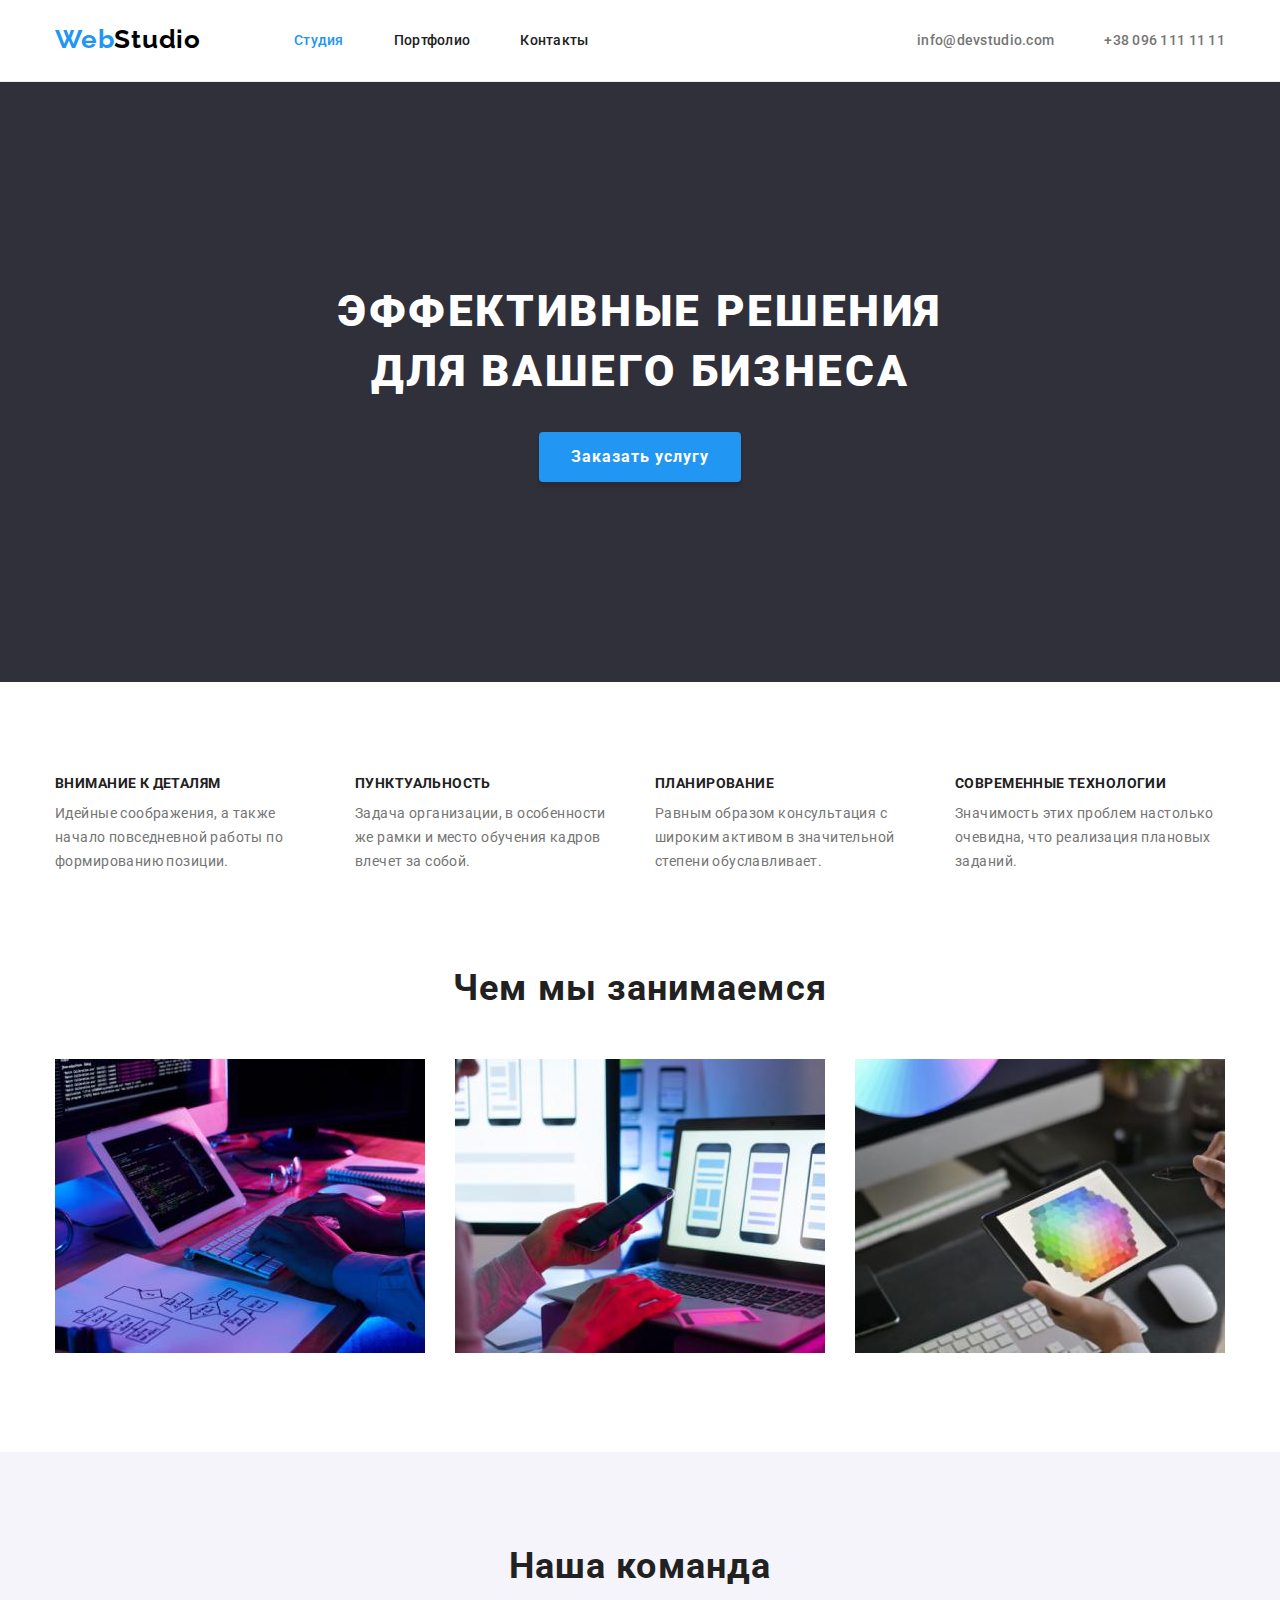
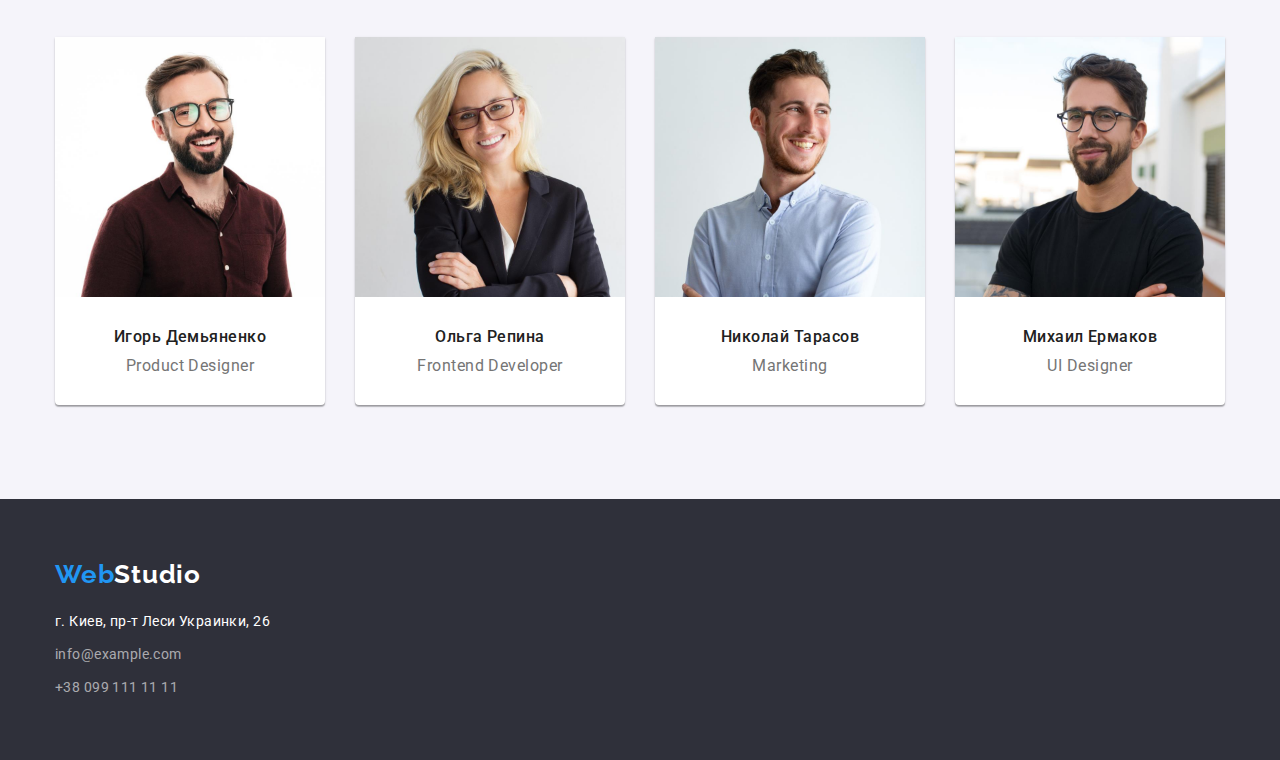
<file: index.html>
<!DOCTYPE html>
<html lang="ru">

<head>
    <meta charset="UTF-8">
    <meta http-equiv="X-UA-Compatible" content="IE=edge">
    <meta name="viewport" content="width=device-width, initial-scale=1.0">
    <title>WebStudio</title>
    <link rel="preconnect" href="https://fonts.googleapis.com">
    <link rel="preconnect" href="https://fonts.gstatic.com" crossorigin>
    <link
        href="https://fonts.googleapis.com/css2?family=Raleway:wght@700&family=Roboto:wght@400;500;700;900&display=swap"
        rel="stylesheet">
    <link rel="stylesheet" href="./css/modern-normalize.css">
    <link rel="stylesheet" href="./css/styles.css">
</head>

<body>
    <!-- Шапка сторінки з логотипом (верхній блок)-->

    <header class="hdr">
        <div class="container">
            <nav class="main-nav">
                <a class="logo" href="./index.html"><span class="logo-web">Web</span>Studio</a>
                <!-- Навігація на інші сторінки -->
                <ul class="site-nav list">
                    <li class="item"><a class="link studio" href="/index.html">Студия</a></li>
                    <li class="item"><a class="link" href="./portfolio.html">Портфолио</a></li>
                    <li class="item"><a class="link" href="">Контакты</a></li>
                </ul>
                <ul class="haeder-contact list">
                    <li class="item"><a class="h-link" href="mailto:info@devstudio.com">info@devstudio.com</a></li>
                    <li class="item"><a class="h-link" href="tel:+380961111111">+38 096 111 11 11</a></li>
                </ul>
            </nav>
        </div>
    </header>
    <!-- Унікальний контент сторінки (3 блоки)-->
    <main>
        <!--Эффективные решения для вашего бизнеса-->
        <section class="order">
            <div class="container">
                <h1 class="section-title one">Эффективные решения для вашего бизнеса</h1>
                <button type="button" class="button-order"> Заказать услугу</button>
            </div>
        </section>

        <!--Чем мы занимаемся-->
        <section class="section feature">
            <div class="container">
                <h2 class="feature-title">Особенности</h2>
                <ul class="feature-list list">
                    <li class="item">
                        <h3 class="title">Внимание к деталям</h3>
                        <p>Идейные соображения, а также начало повседневной работы по формированию позиции.</p>
                    </li>
                    <li class="item">
                        <h3 class="title">Пунктуальность</h3>
                        <p>Задача организации, в особенности же рамки и место обучения кадров влечет за собой.</p>
                    </li>
                    <li class="item">
                        <h3 class="title">Планирование</h3>
                        <p>Равным образом консультация с широким активом в значительной степени обуславливает.</p>
                    </li>
                    <li class="item">
                        <h3 class="title">Современные технологии</h3>
                        <p>Значимость этих проблем настолько очевидна, что реализация плановых заданий.</p>
                    </li>
                </ul>
            </div>
        </section>
        <section class="section work">
            <div class="container">
                <h2 class="section-title work">Чем мы занимаемся</h2>
                <ul class="work-list list">
                    <li class="item"><img src="./images/box1.jpg" alt="photo1" width="370"></li>
                    <li class="item"><img src="./images/box2.jpg" alt="photo2" width="370"></li>
                    <li class="item"><img src="./images/box3.jpg" alt="photo3" width="370"></li>
                </ul>
            </div>
        </section>
        <!--Наша команда-->
        <section class="section team">
            <div class="container">
                <h2 class="section-title team">Наша команда</h2>
                <ul class="team-list list">
                    <li class="item">
                        <img class="team-card" src="./images/card1.jpg" alt="Игорь Демьяненко" width="270">
                        <div class="team-title-text">
                            <h3 class="title-team">Игорь Демьяненко</h3>
                            <p class="team-text">Product Designer</p>
                        </div>
                    </li>
                    <li class="item">
                        <img class="team-card" src="./images/card2.jpg" alt="Ольга Репина" width="270">
                        <div class="team-title-text">
                            <h3 class="title-team">Ольга Репина</h3>
                            <p class="team-text">Frontend Developer</p>
                        </div>
                    </li>
                    <li class="item">
                        <img class="team-card" src="./images/card3.jpg" alt="Николай Тарасов" width="270">
                        <div class="team-title-text">
                            <h3 class="title-team">Николай Тарасов</h3>
                            <p class="team-text">Marketing</p>
                        </div>
                    </li>
                    <li class="item">
                        <img class="team-card" src="./images/card4.jpg" alt="Михаил Ермаков" width="270">
                        <div class="team-title-text">
                            <h3 class="title-team">Михаил Ермаков</h3>
                            <p class="team-text">UI Designer</p>
                        </div>
                    </li>
                </ul>
            </div>
        </section>
    </main>
    <!-- Підвал сторінки (нижня частина)-->
    <footer class="footer-list">
        <div class="container footer">
            <!-- Копірайт -->
            <a class="logo-footer" href="./index.html"> <span class="logo-web">Web</span>Studio</a>
            <!-- Посилання на соцмережі -->
            <address>
                <ul class="contact list">
                    <li><a class="contact-adres" href="https://goo.gl/maps/HZU3c6R3okZjk7ic6" target="_blank"
                            rel="noopener noreferrer">г. Киев, пр-т Леси Украинки, 26</a></li>
                    <li><a class="contact-mail" href="mailto:info@example.com">info@example.com</a></li>
                    <li><a class="contact-tel" href="tel:+380991111111">+38 099 111 11 11</a></li>
                </ul>
            </address>
        </div>
    </footer>
</body>

</html>
</file>
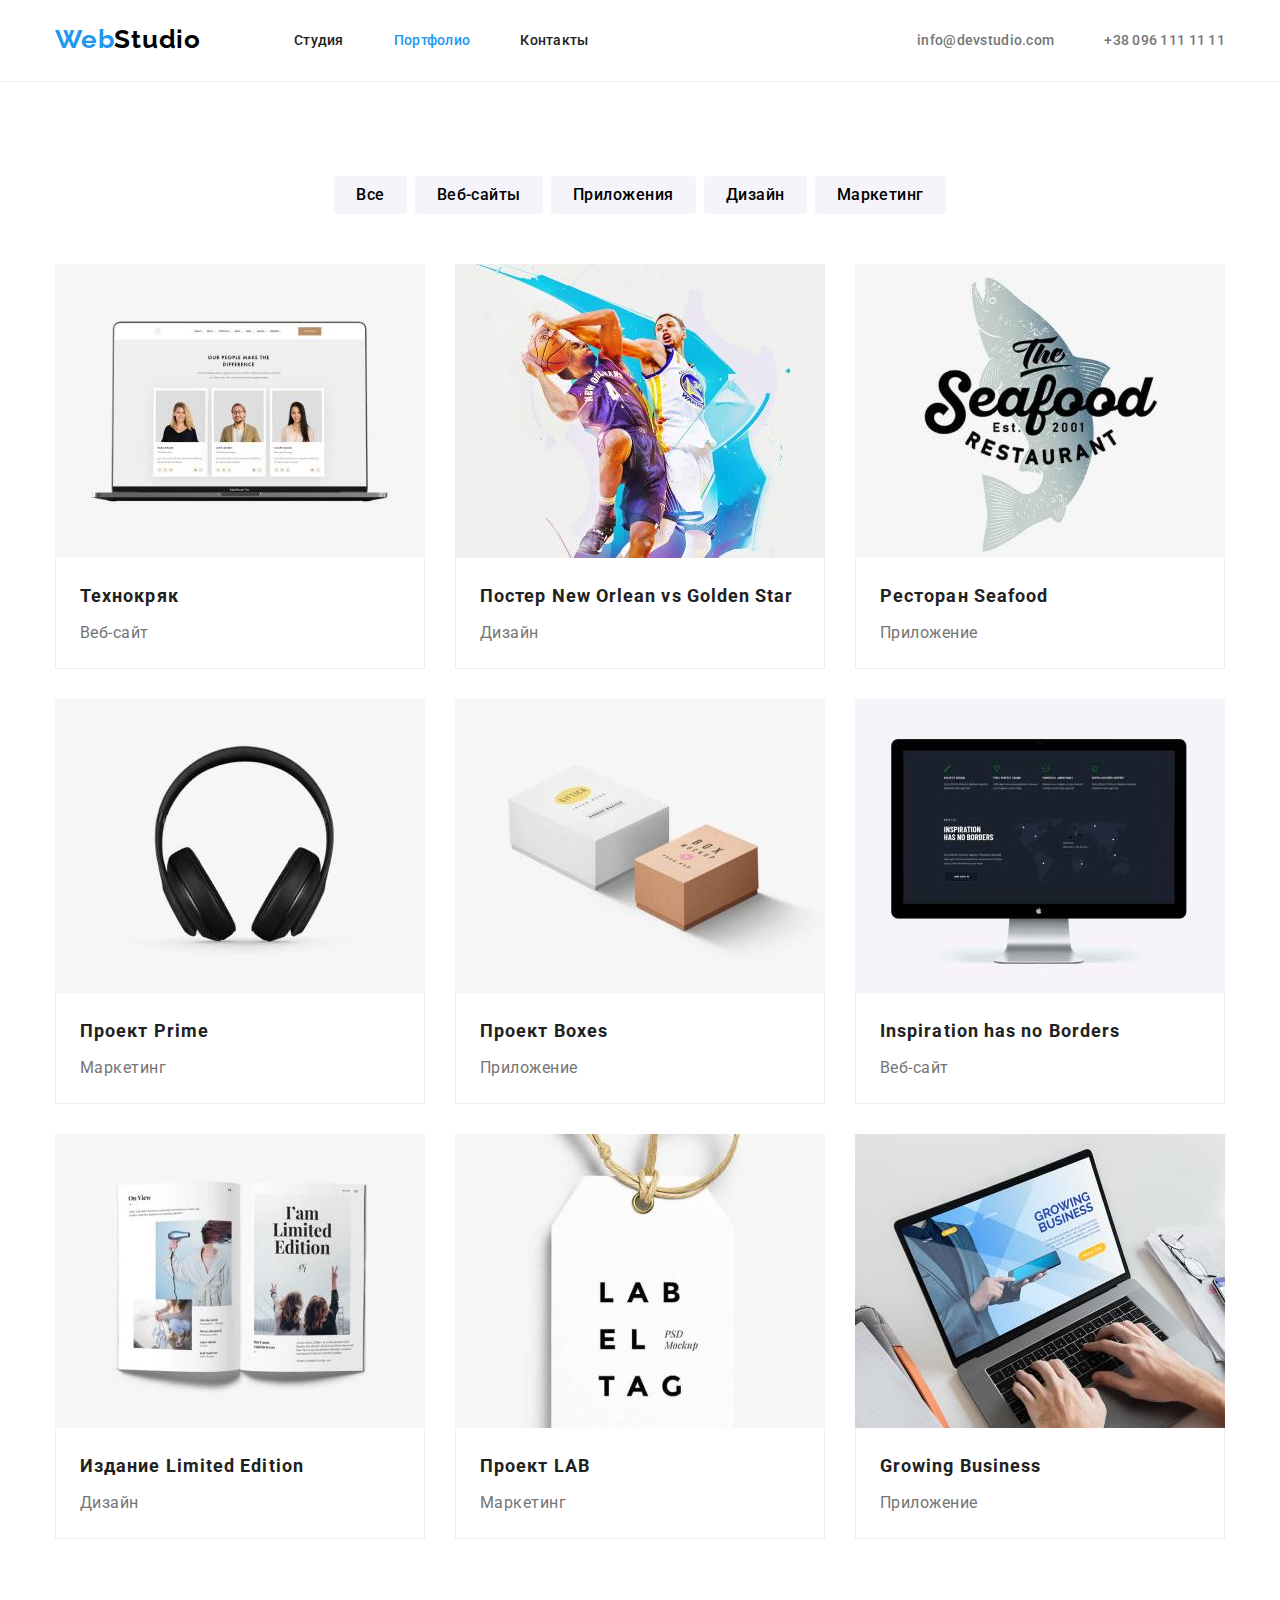
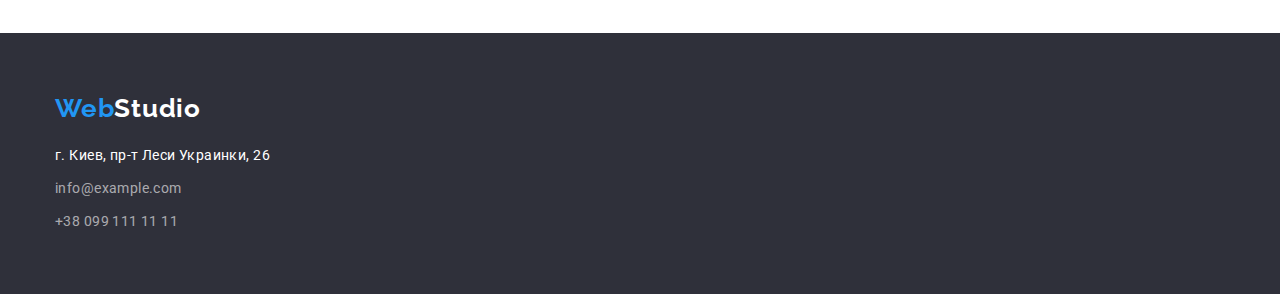
<file: portfolio.html>
<!DOCTYPE html>
<html lang="ru">

<head>
    <meta charset="UTF-8">
    <meta http-equiv="X-UA-Compatible" content="IE=edge">
    <meta name="viewport" content="width=device-width, initial-scale=1.0">
    <title>Portfolio</title>
    <link rel="preconnect" href="https://fonts.googleapis.com">
    <link rel="preconnect" href="https://fonts.gstatic.com" crossorigin>
    <link
        href="https://fonts.googleapis.com/css2?family=Raleway:wght@700&family=Roboto:wght@400;500;700;900&display=swap"
        rel="stylesheet">
    <link rel="stylesheet" href="./css/modern-normalize.css">
    <link rel="stylesheet" href="./css/styles.css">
</head>

<body>


    <header class="hdr">
        <div class="container">
            <nav class="main-nav">
                <a class="logo" href="./index.html"><span class="logo-web">Web</span>Studio</a>
                <!-- Навігація на інші сторінки -->
                <ul class="site-nav list">
                    <li class="item"><a class="link" href="./index.html">Студия</a></li>
                    <li class="item"><a class="link portfolio" href="./portfolio.html">Портфолио</a></li>
                    <li class="item"><a class="link" href="">Контакты</a></li>
                </ul>
                <ul class="haeder-contact list">
                    <li class="item"><a class="h-link" href="mailto:info@devstudio.com">info@devstudio.com</a></li>
                    <li class="item"><a class="h-link" href="tel:+380961111111">+38 096 111 11 11</a></li>
                </ul>
            </nav>
        </div>
    </header>
    <main>

        <section class="portfolio-sec">
            <div class="container ">
                <h1 class="portf-title">Портфолио</h1>
                <ul class="buttons-port list">
                    <li class="item"><button class="button-portf" type="button">Все</button></li>
                    <li class="item"><button class="button-portf" type="button">Веб-сайты</button></li>
                    <li class="item"><button class="button-portf" type="button">Приложения</button></li>
                    <li class="item"><button class="button-portf" type="button">Дизайн</button></li>
                    <li class="item"><button class="button-portf" type="button">Маркетинг</button></li>
                </ul>

                <ul class="portfolio-list list">
                    <li class="item">
                        <img class="portf-card" src="./images/portfolio/img.jpg" width="370" alt="Технокряк">
                        <div class="card-border">
                            <h2 class="portf-list-title">Технокряк</h2>
                            <p class="portf-text">Веб-сайт</p>
                        </div>
                    </li>
                    <li class="item">
                        <img class="portf-card" src="./images/portfolio/img1.jpg" width="370"
                            alt="Постер New Orlean vs Golden Star">
                        <div class="card-border">
                            <h2 class="portf-list-title">Постер New Orlean vs Golden Star</h2>
                            <p class="portf-text">Дизайн</p>
                        </div>
                    </li>
                    <li class="item">
                        <img class="portf-card" src="./images/portfolio/img2.jpg" width="370" alt="Ресторан Seafood">
                        <div class="card-border">
                            <h2 class="portf-list-title">Ресторан Seafood</h2>
                            <p class="portf-text">Приложение</p>
                        </div>
                    </li>
                    <li class="item">
                        <img class="portf-card" src="./images/portfolio/img3.jpg" width="370" alt="Проект Prime">
                        <div class="card-border">
                            <h2 class="portf-list-title">Проект Prime</h2>
                            <p class="portf-text">Маркетинг</p>
                        </div>
                    </li>
                    <li class="item">
                        <img class="portf-card" src="./images/portfolio/img4.jpg" width="370" alt="Проект Boxes">
                        <div class="card-border">
                            <h2 class="portf-list-title">Проект Boxes</h2>
                            <p class="portf-text">Приложение</p>
                        </div>
                    </li>
                    <li class="item">
                        <img class="portf-card" src="./images/portfolio/img5.jpg" width="370"
                            alt="Inspiration has no Borders">
                        <div class="card-border">
                            <h2 class="portf-list-title">Inspiration has no Borders</h2>
                            <p class="portf-text">Веб-сайт</p>
                        </div>
                    </li>
                    <li class="item">
                        <img class="portf-card" src="./images/portfolio/img6.jpg" width="370"
                            alt="Издание Limited Edition">
                        <div class="card-border">
                            <h2 class="portf-list-title">Издание Limited Edition</h2>
                            <p class="portf-text">Дизайн</p>
                        </div>
                    </li>
                    <li class="item">
                        <img class="portf-card" src="./images/portfolio/img7.jpg" width="370" alt="Проект LAB">
                        <div class="card-border">
                            <h2 class="portf-list-title">Проект LAB</h2>
                            <p class="portf-text">Маркетинг</p>
                        </div>
                    </li>
                    <li class="item">
                        <img class="portf-card" src="./images/portfolio/img8.jpg" width="370" alt="Growing Business">
                        <div class="card-border">
                            <h2 class="portf-list-title">Growing Business</h2>
                            <p class="portf-text">Приложение</p>
                        </div>
                    </li>
                </ul>
            </div>
        </section>
    </main>
    <footer class="footer-list">
        <div class="container">
            <!-- Копірайт -->
            <a class="logo-footer" href="./index.html"> <span class="logo-web">Web</span>Studio</a>
            <!-- Посилання на соцмережі -->
            <address>
                <ul class="contact list">
                    <li><a class="contact-adres" href="https://goo.gl/maps/HZU3c6R3okZjk7ic6" target="_blank"
                            rel="noopener noreferrer">г. Киев, пр-т Леси Украинки, 26</a></li>
                    <li><a class="contact-mail" href="mailto:info@example.com">info@example.com</a></li>
                    <li><a class="contact-tel" href="tel:+380991111111">+38 099 111 11 11</a></li>
                </ul>
            </address>
        </div>
    </footer>

</body>

</html>
</file>
<file: css/styles.css>
:root {
    --primary-text-color: #757575;
    --title-color: #212121;
    --link-hover-color: #2196F3;
    --primary-bg-color: #2F303A;
    --bg-color-wite: #fff;
    --bg-color-grey: #F5F4FA;

}

body {
    margin: 0 0 0 0;
    font-family: Roboto, sans-serif;
    background: #fff;
    color: var(--primary-text-color);
    font-size: 14px;
    line-height: 1.33;
}

h2,
h3,
p {
    margin: 0;
}

ul {
    margin: 0;
    padding: 0;
}


.container {
    width: 1200px;
    margin-top: 0;
    margin-bottom: 0;
    margin-right: auto;
    margin-left: auto;
    padding-left: 15px;
    padding-right: 15px;
}

.list {

    padding-top: 0;
    padding-bottom: 0;
    padding-right: 0;
    padding-left: 0;
    margin-top: 0;
    margin-bottom: 0;
    margin-left: 0;
    margin-right: 0;
    list-style: none;
}

.hdr {
    border-bottom: 1px solid #ECECEC;
}

.main-nav {
    display: flex;
    align-items: center;
}

.logo {
    padding-top: 24px;
    padding-bottom: 25px;
    display: block;
    font-family: 'Raleway';
    font-weight: 700;
    font-size: 26px;
    line-height: 1.2;
    letter-spacing: 0.03em;
    color: black;
    text-decoration: none;
}



.logo-web {
    color: var(--link-hover-color)
}

/* .logo.up{
  display: flex;
  /* margin-left: 215px;
  margin-top: 24px;
  margin-right: 1240px;
  width: 145px;
  height: 31px; */

/* site-nav */
.site-nav {
    display: flex;
    margin-left: 93px;
}

/* .site-nav .item:not(:last-child){
  margin-right: 50px;
} */

.site-nav .item+.item {
    margin-left: 50px;
}


.site-nav .link {
    display: block;
    padding-top: 32px;
    padding-bottom: 32px;

    color: #212121;
    font-style: normal;
    font-weight: 500;
    font-size: 14px;
    line-height: 1.2;
    letter-spacing: 0.02em;
    text-decoration: none;

}

.site-nav .link:hover,
.site-nav .link:focus {
    color: var(--link-hover-color);
}

.link.studio {
    color: var(--link-hover-color);
}

.haeder-contact {
    display: flex;
    margin-left: auto;
}

.haeder-contact .item+.item {
    margin-left: 50px;
}

.haeder-contact .h-link {
    display: flex;
    padding-top: 32px;
    padding-bottom: 32px;
    color: var(--primary-text-color);
    text-decoration: none;
    font-style: normal;
    font-weight: 500;
    font-size: 14px;
    line-height: 1.2;
    letter-spacing: 0.02em;
}

.haeder-contact .h-link:hover,
.haeder-contact .h-link:focus {
    color: var(--link-hover-color)
}

/* section */
.section-title {
    color: var(--title-color);
}

/* .section-title.center
{
  text-align: center;
} */

.order {
    background-color: var(--primary-bg-color);
    padding-top: 200px;
    padding-bottom: 200px;

    align-items: center;
    text-align: center;

}

.section-title.one {
    margin-top: 0;
    margin-bottom: 30px;
    margin-left: auto;
    margin-right: auto;
    width: 696px;
    height: 120px;

    font-weight: 900;
    font-size: 44px;
    line-height: 1.36;
    letter-spacing: 0.06em;
    text-transform: uppercase;
    color: #fff;

}

.button-order {
    min-width: 200px;
    height: 50px;
    padding-top: 10px;
    padding-bottom: 10px;
    padding-right: 32px;
    padding-left: 32px;
    margin-right: 484px;
    margin-left: 484px;

    border-radius: 4px;
    border: transparent;
    background: var(--link-hover-color);
    box-shadow: 0px 4px 4px rgba(0, 0, 0, 0.15);
    font-family: inherit;
    font-weight: 700;
    font-size: 16px;
    line-height: 1.87;
    letter-spacing: 0.06em;

    cursor: pointer;
    color: #FFFFFF;
}

/* features  Особенности*/
.section.feature {
    padding-top: 94px;
    padding-bottom: 94px;
    padding-left: 0;
    padding-right: 0;
    background-color: var(--bg-color-wite);
}

.feature-list {
    display: flex;
}

.feature-list .item {
    width: 270px;
}

.feature-list .item p {
    line-height: 1.71;
    letter-spacing: 0.03em;
}

.feature-list .item+.item {
    margin-left: 30px;
}

.feature-title {
    font-size: 0;
}

.feature-list .title {
    margin-top: 0;
    margin-bottom: 10px;

    color: var(--title-color);
    font-weight: 700;
    font-size: 14px;
    line-height: 1.14;
    letter-spacing: 0.03em;
    text-transform: uppercase;
}

/* НАШИ РАБОТЫ */

.section.work {
    background-color: var(--bg-color-wite);
    padding-bottom: 94px;
}

.work-list {
    display: flex;
}

.work-list .item+.item {
    margin-left: 30px;
}



.team-list {
    display: flex;
}

.team-list .item {
    background-color: #fff;
    box-shadow: 0px 1px 3px rgba(0, 0, 0, 0.12), 0px 1px 1px rgba(0, 0, 0, 0.14), 0px 2px 1px rgba(0, 0, 0, 0.2);
    border-radius: 0px 0px 4px 4px;
}

.team-list .item+.item {
    margin-left: 30px;
}

.team-card {
    display: block;
}

.title-team {
    margin-bottom: 10px;
    font-weight: 500;
    font-size: 16px;
    text-align: center;
    line-height: 1.19;
    letter-spacing: 0.03em;
    color: var(--title-color);
}

.team-text {


    font-size: 16px;
    line-height: 1.19;
    text-align: center;
    letter-spacing: 0.03em;

    color: var(--primary-text-color);
}

.team-title-text {
    padding-top: 30px;
    padding-bottom: 30px;
}

.section-title.work {
    margin-bottom: 50px;
}

.section-title.work,
.section-title.team {
    margin-top: 0;

    font-weight: 700;
    font-size: 36px;
    line-height: 1.15;
    text-align: center;
    letter-spacing: 0.03em;

}

.section-title.team {

    margin-bottom: 50px;
}

.section.team {
    padding-top: 94px;
    padding-bottom: 94px;
    background: #F5F4FA;
}


/* footer */
.logo-footer {
    display: block;

    margin-bottom: 20px;

    font-family: 'Raleway';
    font-weight: 700;
    font-size: 26px;
    line-height: 1.19;
    letter-spacing: 0.03em;
    color: #fff;
    text-decoration: none;
}



.footer-list {
    padding-top: 60px;
    padding-bottom: 60px;
    background-color: var(--primary-bg-color);
}

.contact-adres {
    display: block;
    margin-bottom: 9px;
    font-style: normal;
    font-size: 14px;
    line-height: 1.71;
    letter-spacing: 0.03em;
    text-decoration: none;
    color: #FFFFFF;
}

.contact-mail {
    display: block;
    margin-bottom: 9px;
}

.contact-tel {
    display: block;

}

.contact-mail,
.contact-tel {
    color: rgba(255, 255, 255, 0.6);
    font-style: normal;
    font-size: 14px;
    line-height: 1.71;
    letter-spacing: 0.03em;
    text-decoration: none;
}

.contact-adres:hover,
.contact-mail:hover,
.contact-tel:hover {
    color: var(--link-hover-color);
}

.contact-adres:focus,
.contact-mail:focus,
.contact-tel:focus {
    color: var(--link-hover-color);
}

/* PORTFOLIO STYLES */

.portfolio-sec {
    padding-top: 94px;
    padding-bottom: 94px;
}

.link.portfolio {
    color: var(--link-hover-color);
}

.portf-title {
    font-size: 0;
}

.buttons-port.list {
    display: flex;
    margin-bottom: 50px;
    justify-content: center;

}

.buttons-port .item+.item {
    margin-left: 8px;
}

.button-portf {
    padding-top: 6px;
    padding-bottom: 6px;
    padding-right: 22px;
    padding-left: 22px;
    height: 38px;
    background: #F5F4FA;
    border: none;
    border-radius: 4px;


    font-family: inherit;
    font-weight: 500;
    font-size: 16px;
    line-height: 1.62;
    text-align: center;
    letter-spacing: 0.03em;
    cursor: pointer;
}

.button-portf:hover,
.button-portf:focus {
    background: #2196F3;
    box-shadow: 0px 3px 1px rgba(0, 0, 0, 0.1), 0px 1px 2px rgba(0, 0, 0, 0.08), 0px 2px 2px rgba(0, 0, 0, 0.12);
    color: #FFFFFF;
}

.portfolio-list .item {
    width: 370px;
    margin: 15px;
}

.portfolio-list {
    display: flex;
    flex-wrap: wrap;
    margin: -15px;

}

.portf-card {
    display: block;
}


.portf-list-title {

    margin-bottom: 4px;

    font-weight: 700;
    font-size: 18px;
    line-height: 2;
    letter-spacing: 0.06em;
    color: var(--title-color);
}

.portf-text {


    font-size: 16px;
    line-height: 1.88;
    letter-spacing: 0.03em;
    color: var(--primary-text-color);
}

.card-border {
    padding-top: 20px;
    padding-bottom: 20px;
    padding-left: 24px;
    padding-right: 24px;
    margin: 0;
    border-left: 1px solid #EEEEEE;
    border-right: 1px solid #EEEEEE;
    border-bottom: 1px solid #EEEEEE;
}

/*
колір основного тексту #212121
колір h1 #FFFFFF
колір web #2196F3
колір p, mail tel (header) #757575
колір background #2F303A
колір background наша команда #F5F4FA ;
колір*/

/* ФОРМУЛА від ширини відняти суму зазорів, поділити на кількість елементів в рядку і забрати у останніх марджин */

/* .portfolio-list .item:nth-child(3n){
  margin-right: 0;
} */
/* .portfolio-list .item:nth-last-child(-n+3){
margin-bottom: 0;
} */
</file>
